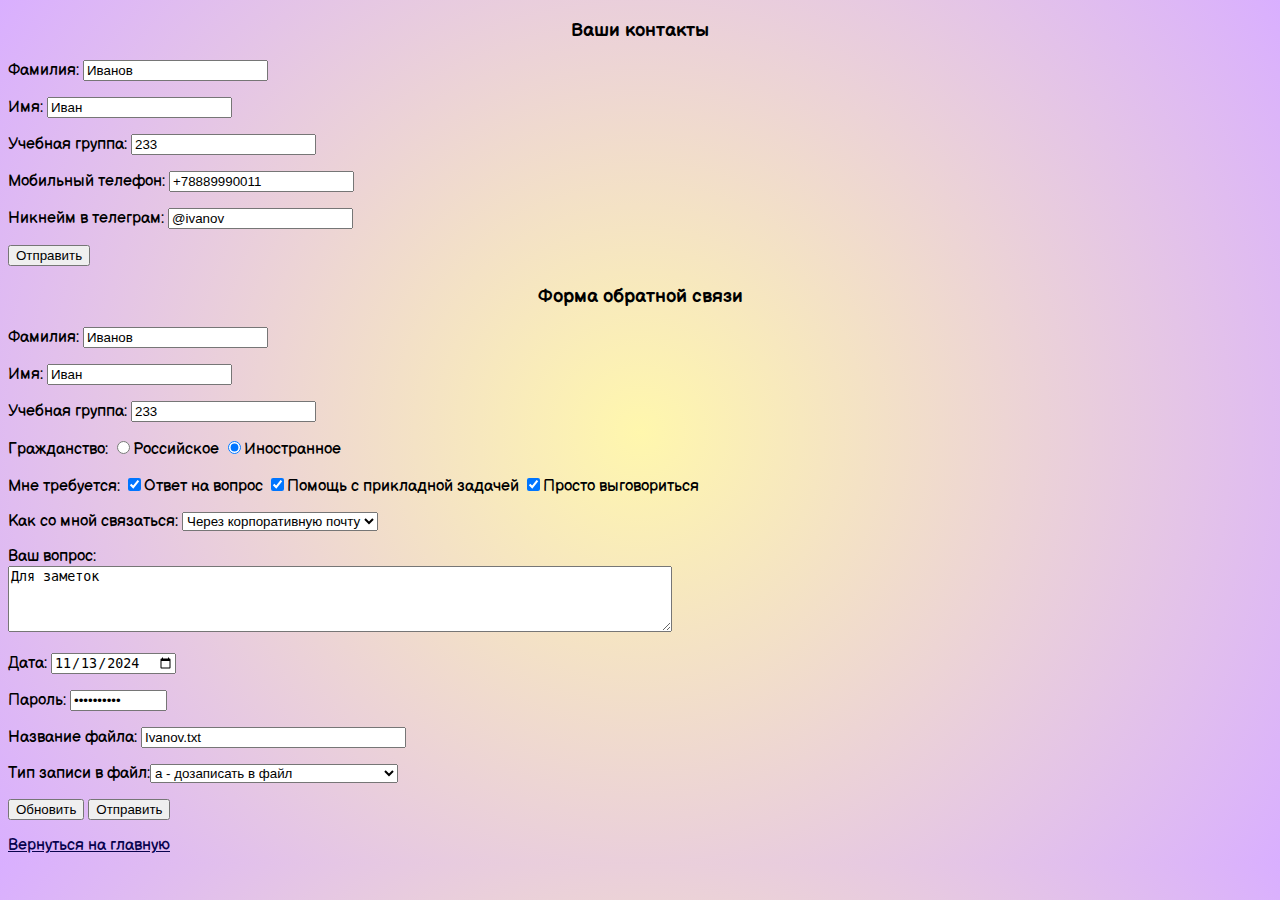
<file: new/form.html>
<!DOCTYPE html>
<html lang="en">
<head>
    <meta charset="UTF-8">
    <meta name="viewport" content="width=device-width, initial-scale=1.0">
    <link rel="stylesheet" href="../new/css/main.css">
</head>
<body>
    <h3 align="center">Ваши контакты</h3>
    <form action="https://www.bing.com/search?" id="UserEnter" name="UserEnter" target="_blank">
        <input type="hidden" name="q" value="search">
        <p>Фамилия: <input type="Text" name="last_name" size=20  value="Иванов"></p>
        <p>Имя: <input type="Text" name="last_name" size=20  value="Иван"></p>
        <p>Учебная группа: <input type="Number" name="age" size=20 value="233"></p>
        <p>Мобильный телефон: <input type="Text" id="phone" name="phone" value="+78889990011"></p>
        <p>Никнейм в телеграм: <input type="Text" id="tg" name="tg" value="@ivanov"></p>
        <input type="Submit" name="submit"  value="Отправить">
    </form>

    <h3 align="center">Форма обратной связи</h3>
    <form action="https://www.bing.com/search?" id="UserEnter" name="UserEnter" target="_blank">
        <p>Фамилия: <input type="Text" name="last_name" size=20  value="Иванов"></p>
        <p>Имя: <input type="Text" name="last_name" size=20  value="Иван"></p>
        <p>Учебная группа: <input type="Number" name="age" size=20 value="233"></p>
        <p>Гражданство:
            <input type="Radio" name="country" value="russia">Российское
            <input type="Radio" name="country" value="other" checked >Иностранное
        </p>
    
        <p>Мне требуется:
            <input type="Checkbox" name="need"  value="answer" checked>Ответ на вопрос
            <input type="Checkbox"  name="need"   value="help" checked>Помощь с прикладной задачей
            <input type="Checkbox" name="need" value="talk" checked>Просто выговориться
        </p>
    
        <p>Как со мной связаться:
            <select name="message">
                <OPTION value="Через корпоративную почту">Через корпоративную почту</OPTION>
                <OPTION value="Мобильный телефон">Мобильный телефон</OPTION>
                <OPTION value="Телеграм">Телеграм</OPTION>
            </select>
        </p>
    
        <p> Ваш вопрос:
            <br>
            <TEXTAREA cols=80 rows=4 name="textarea" >Для заметок</TEXTAREA>
        </p>
    
        <p>Дата: <input type="date" name="user_date"  value='2024-11-13'></p>
        <p>Пароль: <input type="Password" name="password" size=9  value="passworddd"></p>
        <p>Название файла: <input type="Техт" name="000_file_name" value="Ivanov.txt" size='30'></p>
    
        <p> Тип записи в файл:<select name="010_mode">
            <OPTION value="a">a - дозаписать в файл</OPTION>
            <OPTION value="w">w - очисить файл и записать в файл</OPTION>
        </select></p>
    
        <input type="hidden" name="function"  value="page">
        <input type="hidden" name="page_id"  value="3">
    
        <p>
            <input type="Reset"  name="Reset"  value="Обновить">
            <input type="Submit" name="submit"  value="Отправить">
        </p>
    
    </form>
    <a href="../new/index.html" target="_self">Вернуться на главную</a>
</body>
</file>
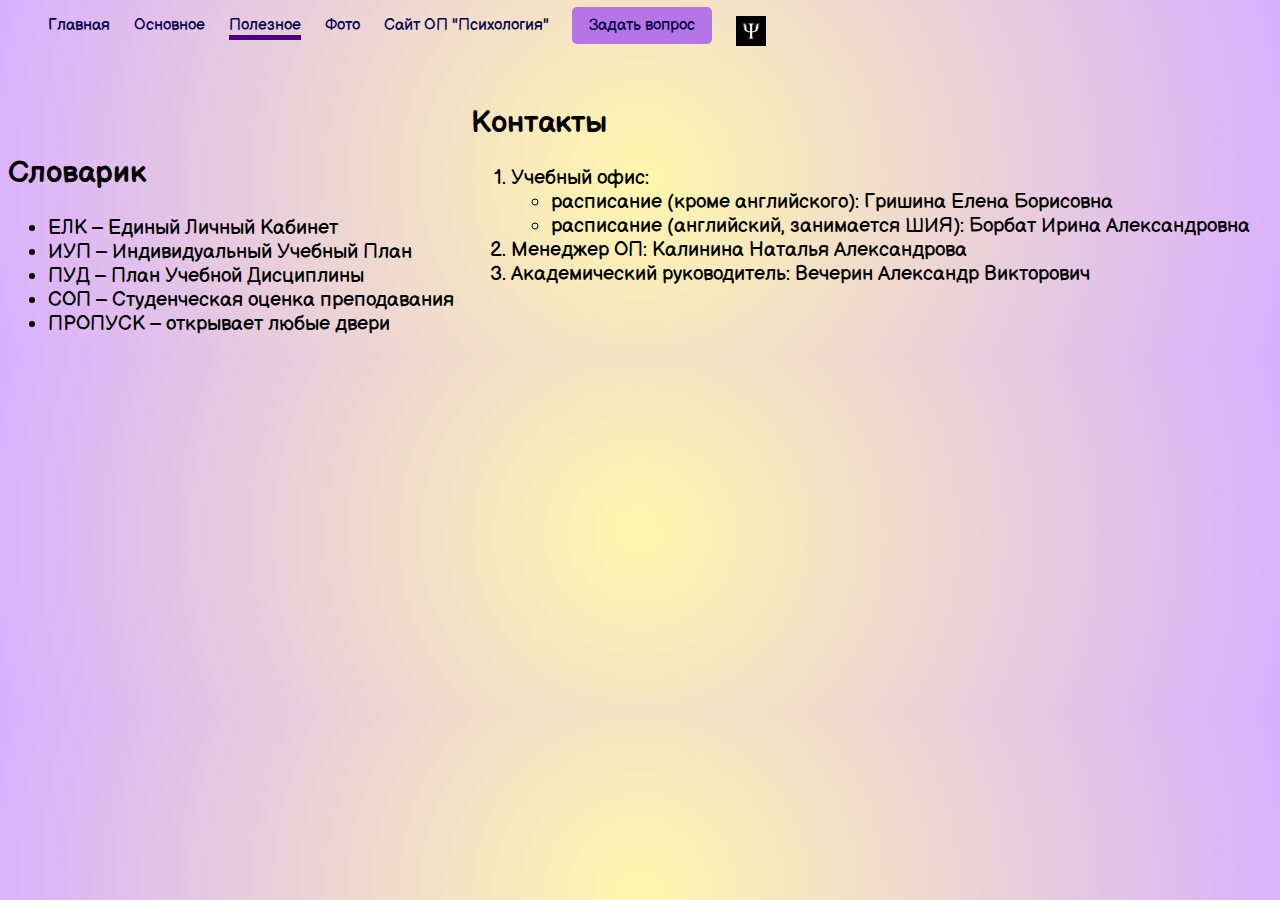
<file: new/info.html>
<!DOCTYPE html>
<html lang="en">
<head>
    <meta charset="UTF-8">
    <meta name="viewport" content="width=device-width, initial-scale=1.0">
    <link rel="stylesheet" href="../new/css/main.css">
</head>
<body>
    <header class="container"> 
        <nav>
            <ul>
                <li><a href="../new/index.html" target="_self">Главная</a></li>
                <li><a href="../new/main.html" target="_self">Основное</a>
                <li class="active"><a href="../new/info.html" target="_self">Полезное</a>
                <li><a href="../new/photo.html" target="_self">Фото</a>
                <li><a href="https://www.hse.ru/ba/psy/" target="_blank">Сайт ОП "Психология"</a>
                <li class="btn"><a href="../new/form.html" target="_self">Задать вопрос</a>
                <li class="img"><a href="../new/img/letter psy for hw.jpg" target="_self"><img height="30px" src="../new/img/letter psy for hw.jpg"></a>
            </ul>
        </nav>
    </header>
    <div class="container">
        <div class="voc">
            <h2>Словарик</h2>
            <ul>
                <li>ЕЛК – Единый Личный Кабинет </li>
                <li>ИУП – Индивидуальный Учебный План</li>
                <li>ПУД – План Учебной Дисциплины </li>
                <li>СОП – Студенческая оценка преподавания</li>
                <li>ПРОПУСК – открывает любые двери</li>
            </ul>
        </div>
    
        <div class="contacts">
            <h2>Контакты</h2>
            <ol>
                <li>Учебный офис:
                    <ul>
                        <li>расписание (кроме английского): Гришина Елена Борисовна</li>
                        <li>расписание (английский, занимается ШИЯ): Борбат Ирина Александровна</li>
                    </ul>
                </li>
                <li>Менеджер ОП: Калинина Наталья Александрова</li>
                <li>Академический руководитель: Вечерин Александр Викторович</li>
            </ol>
        </div>
    </div>
</body>
</file>
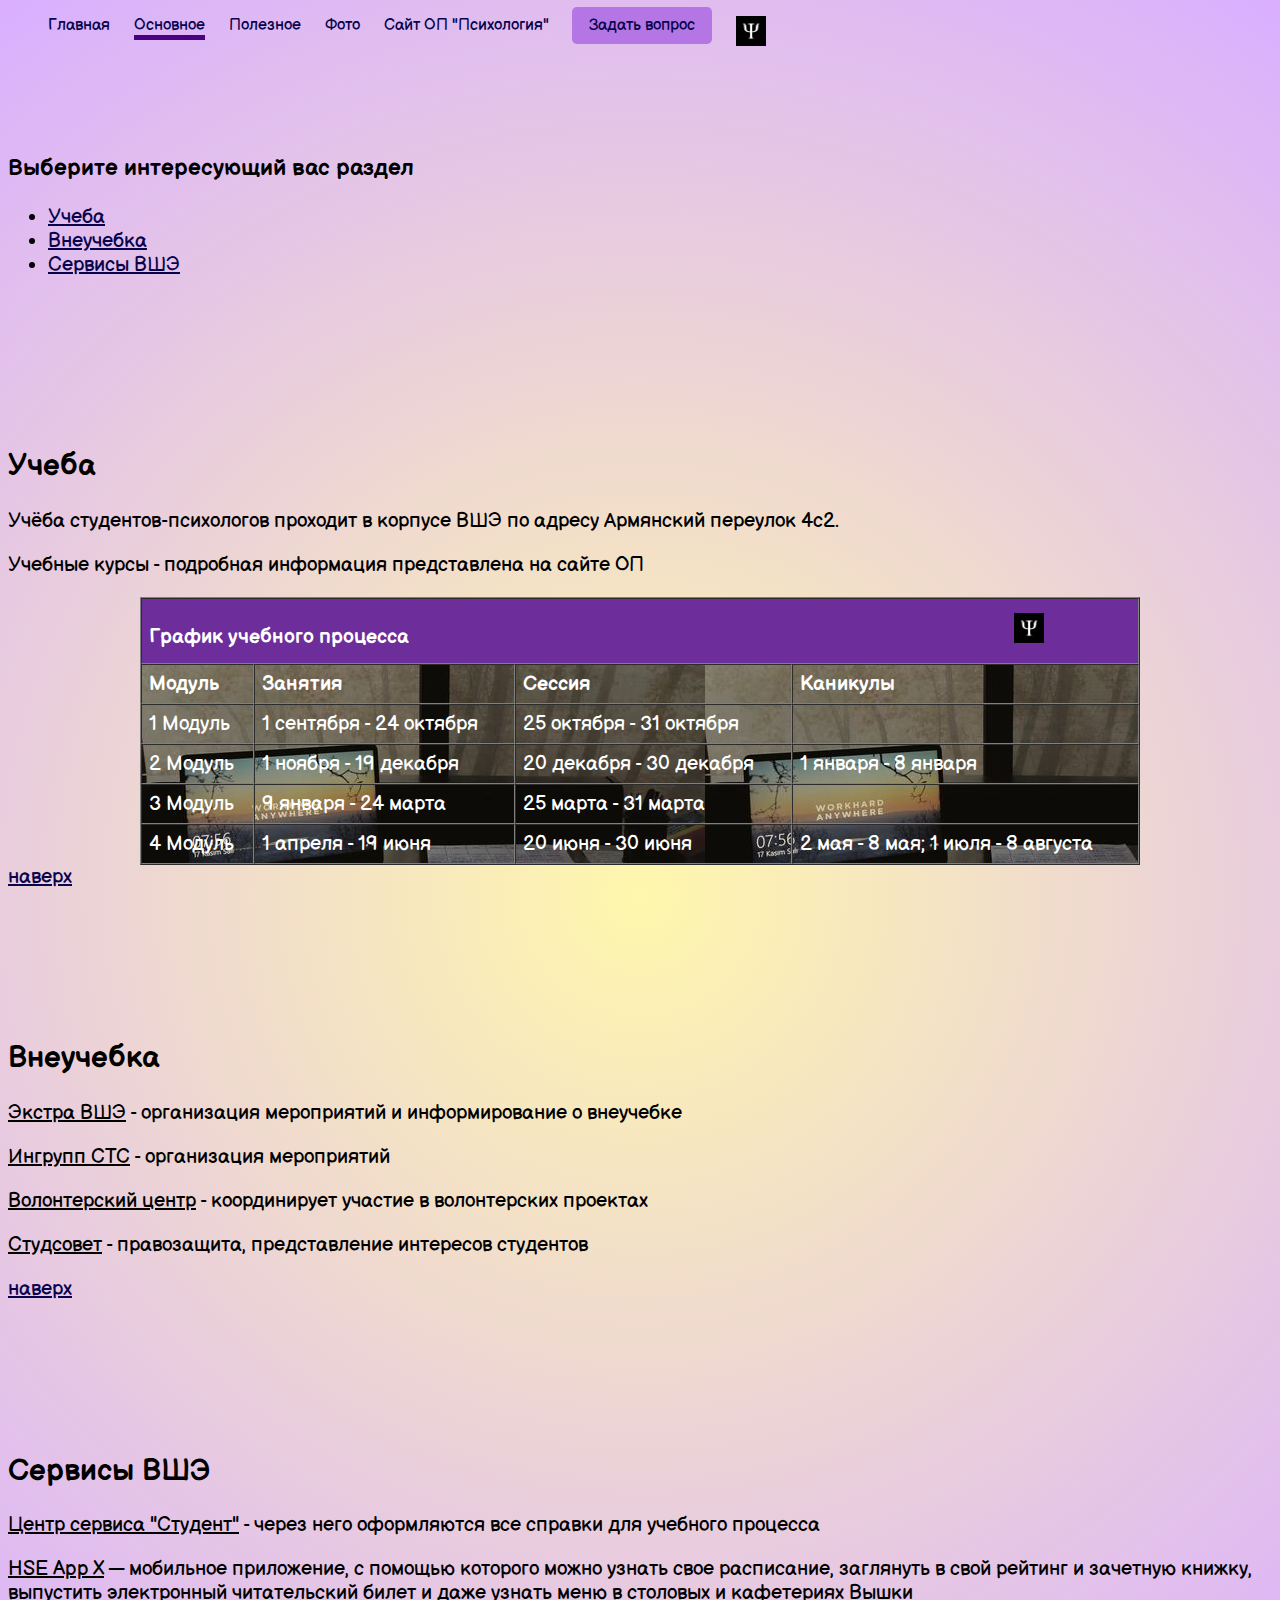
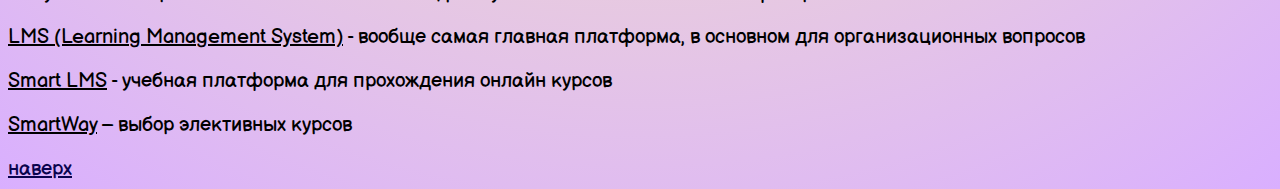
<file: new/main.html>
<!DOCTYPE html>
<html lang="en">
<head>
    <meta charset="UTF-8">
    <meta name="viewport" content="width=device-width, initial-scale=1.0">
    <link rel="stylesheet" href="../new/css/main.css">
</head>
<body>

    <header class="container"> 
        <nav>
            <ul>
                <li><a href="../new/index.html" target="_self">Главная</a></li>
                <li class="active"><a href="../new/main.html" target="_self">Основное</a>
                <li><a href="../new/info.html" target="_self">Полезное</a>
                <li><a href="../new/photo.html" target="_self">Фото</a>
                <li><a href="https://www.hse.ru/ba/psy/" target="_blank">Сайт ОП "Психология"</a>
                <li class="btn"><a href="../new/form.html" target="_self">Задать вопрос</a>
                <li class="img"><a href="../new/img/letter psy for hw.jpg" target="_self"><img height="30px" src="../new/img/letter psy for hw.jpg"></a>
            </ul>
        </nav>
    </header>
    <div class="container">
        <div class="container main">
            <h3>Выберите интересующий вас раздел</h3>
                <ul>
                    <li><a href="#head1" target="_self">Учеба</a></li>
                    <li><a href="#head2" target="_self">Внеучебка</a></li>
                    <li><a href="#head3" target="_self">Сервисы ВШЭ</a></li>
                </ul>
            <div class="study">
                <h2><a id="head1">Учеба</a></h2>
                <p>Учёба студентов-психологов проходит в корпусе ВШЭ по адресу Армянский переулок 4с2.</p>
                <p>Учебные курсы - подробная информация представлена на сайте ОП</p>
    
                <table align="center" cellspacing="0"  cellpadding="7" border="1" width="1000px"
                    background="../new/img/study.jpg" style="color: white" >
    
                    <tr>
                        <td colspan="4" bgcolor=#6d2d9b height="50px">
                            <b>График учебного процесса</b>
                            <a href="../new/photo.html#photo1" target="_self"><img src="../new/img/letter psy for hw.jpg" height="30" style="margin-left: 600px"></a>
                        </td>
                    </tr>
    
                    <tr>
                        <td>
                            <b>Модуль</b>
                        </td>
    
                        <td>
                            <b>Занятия</b>
                        </td>
    
                        <td>
                            <b>Сессия</b>
                        </td>
    
                        <td>
                            <b>Каникулы</b>
                        </td>
                    </tr>
                    <tr>
                        <td>
                            1 Модуль
                        </td>
    
                        <td>
                            1 сентября - 24 октября
                        </td>
    
                        <td>
                            25 октября - 31 октября
                        </td>
    
                        <td>
                            
                        </td>
                    </tr>
    
                    <tr>
                        <td>
                            2 Модуль 
                        </td>
    
                        <td>
                            1 ноября - 19 декабря
                        </td>
    
                        <td>
                            20 декабря - 30 декабря
                        </td>
    
                        <td>
                            1 января - 8 января
                        </td>
                    </tr>
                    
                    <tr>
                        <td>
                            3 Модуль 
                        </td>
    
                        <td>
                            9 января - 24 марта
                        </td>
    
                        <td>
                            25 марта - 31 марта
                        </td>
    
                        <td>
    
                        </td>
                    </tr>
    
                    <tr>
                        <td>
                            4 Модуль 
                        </td>
    
                        <td>
                            1 апреля - 19 июня
                        </td>
    
                        <td>
                            20 июня - 30 июня
                        </td>
    
                        <td>
                            2 мая - 8 мая; 1 июля - 8 августа
                        </td>
                    </tr>
                </table>
            </div>
            <a href="#top" target="_self">наверх</a>
            
            
            <div class="social">
                <h2><a id="head2">Внеучебка</a></h2>
                <p><a href = "https://extra.hse.ru/" target="_blank">Экстра ВШЭ</a> - организация мероприятий и информирование о внеучебке</p>
                <p><a href = "https://ingroupctc.ru/" target="_blank">Ингрупп СТС</a> - организация мероприятий</p>
                <p><a href = "https://volunteer.hse.ru/" target="_blank">Волонтерский центр</a> - координирует участие в волонтерских проектах</p>
                <p><a href = "https://social.hse.ru/studsovet/?ysclid=m3fjpvrl1t89487100" target="_blank">Студсовет</a> - правозащита, представление интересов студентов</p>
            </div>
            <a href="#top" target="_self">наверх</a>
    
            <div class="digital">
                <h2><a id="head3">Сервисы ВШЭ</a></h2>
                <p><a href = "https://studentcentre.hse.ru" target="_blank">Центр сервиса "Студент"</a>  - через него оформляются все справки для учебного процесса</p>
                <p><a href = "https://it.hse.ru/news/420722171.html?ysclid=m3fjh0mmla715082322" target="_blank">HSE App X</a> — мобильное приложение, с помощью которого можно узнать свое расписание, заглянуть в свой рейтинг и зачетную книжку, выпустить электронный читательский билет и даже узнать меню в столовых и кафетериях Вышки</p>
                <p><a href = "https://lms.hse.ru/" target="_blank">LMS (Learning Management System)</a> - вообще самая главная платформа, в основном для организационных вопросов</p>
                <p><a href = "https://edu.hse.ru/" target="_blank">Smart LMS</a> - учебная платформа для прохождения онлайн курсов</p>
                <p><a href = "https://smartway.hse.ru/" target="_blank">SmartWay</a> – выбор элективных курсов</p>
            </div>
            <a href="#top" target="_self">наверх</a>
        </div>
    </div>
</body>
</file>
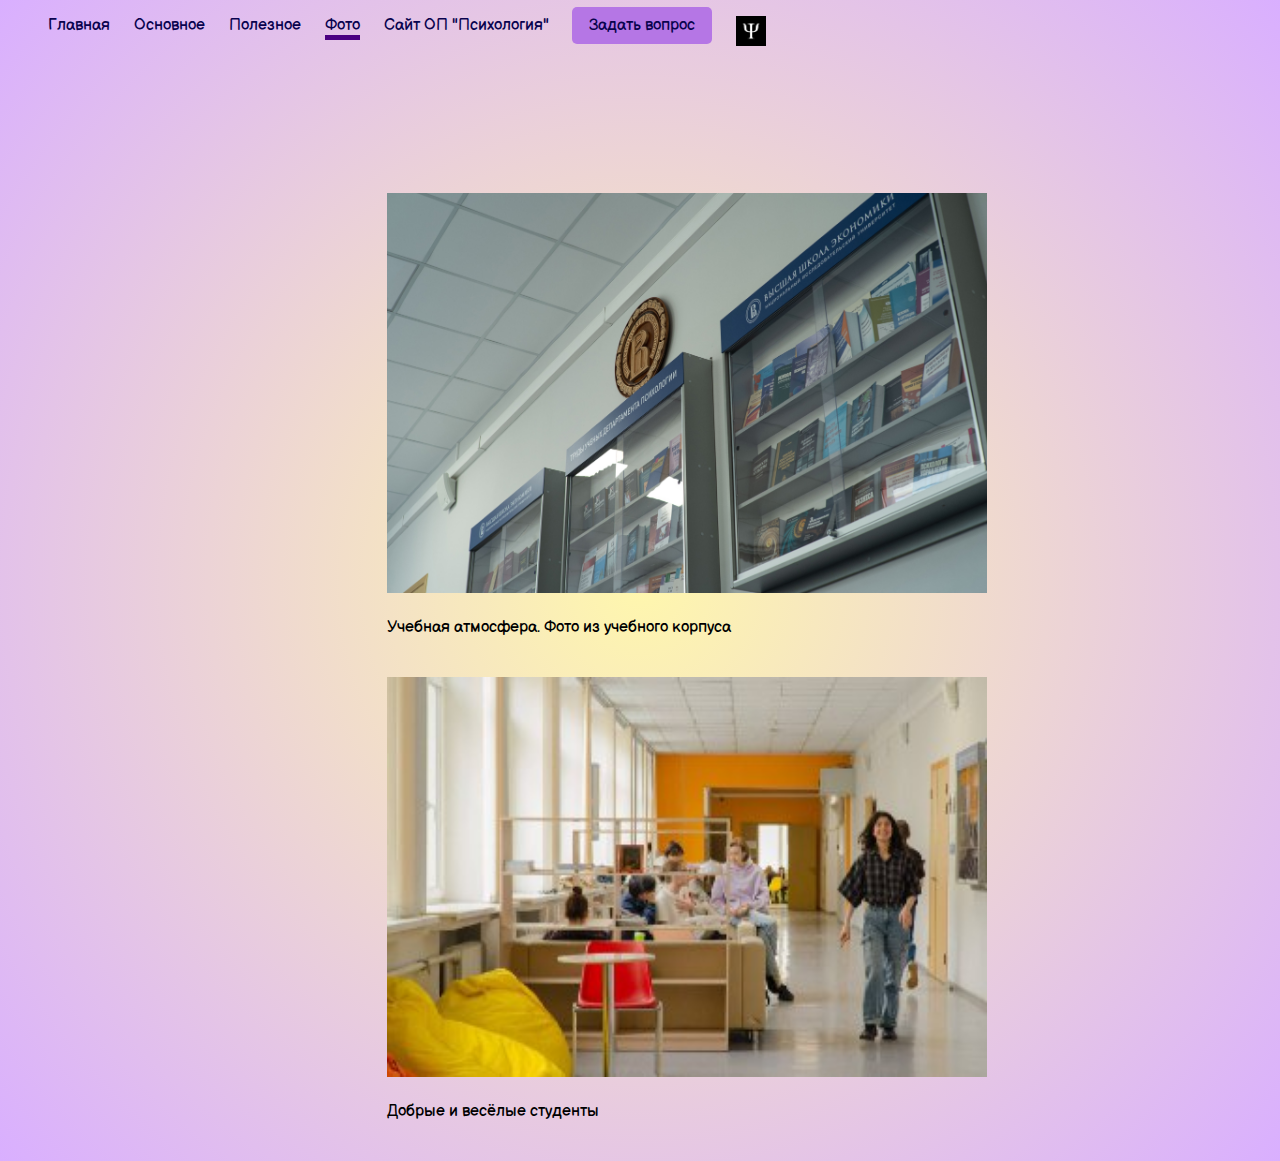
<file: new/photo.html>
<!DOCTYPE html>
<html lang="en">
<head>
    <meta charset="UTF-8">
    <meta name="viewport" content="width=device-width, initial-scale=1.0">
    <link rel="stylesheet" href="../new/css/main.css">
</head>
<body>
    <header class="container"> 
        <nav>
            <ul>
                <li><a href="../new/index.html" target="_self">Главная</a></li>
                <li><a href="../new/main.html" target="_self">Основное</a>
                <li><a href="../new/info.html" target="_self">Полезное</a>
                <li class="active"><a href="../new/photo.html" target="_self">Фото</a>
                <li><a href="https://www.hse.ru/ba/psy/" target="_blank">Сайт ОП "Психология"</a>
                <li class="btn"><a href="../new/form.html" target="_self">Задать вопрос</a>
                <li class="img"><a href="../new/img/letter psy for hw.jpg" target="_self"><img height="30px" src="../new/img/letter psy for hw.jpg"></a>
            </ul>
        </nav>
    </header>

    <div class="photo">
        <div class="block">
            <img height = "400px" width="600px" src="../new/img/psy_building1.jpg">
            <span>Учебная атмосфера. Фото из учебного корпуса</span>
        </div>
        <div class="block">
            <a id="photo1"><img height = "400px" width="600px" src="../new/img/psy_building2.jpg"></a>
            <span>Добрые и весёлые студенты</span>
        </div>
    </div>
</body>
</file>
<file: new/css/main.css>
@import url('https://fonts.googleapis.com/css2?family=Balsamiq+Sans:ital,wght@0,400;0,700;1,400;1,700&family=Bree+Serif&display=swap');

body{
    font-family: "Balsamiq Sans", sans-serif;
    font-weight: 400;
    font-style: normal;
    background: rgb(255,247,173);
background: radial-gradient(circle, rgba(255,247,173,1) 0%, rgba(217,175,255,1) 100%);
}

a{
    color: rgb(9, 3, 78);
}


header nav{
    width: 60%;
    a{
        text-decoration: none;
    }
}

header nav ul{
    list-style: none;
    display: flex;
    justify-content: space-between;
    z-index:2;
    position: relative;
}

header nav ul li {
    display: inline-block
}

header nav ul li.active::after{
    content: '';
    display: block;
    width: 100%;
    height: 15%;
    background: #4b0082;
} 

header nav ul li:not(.active):not(.btn):not(.img) a:hover{
    border-bottom: 5px solid #4b0082
}

header nav ul li.btn a {
    background: #b576e5;
    padding: 9px 17px;
    border-radius: 5px;
    transition: all 500ms ease;
}

header nav ul li.btn a:hover {
    background: #cda9e8;
}

.first {
    padding-top: 50px;
    position: relative;
    z-index: 1;
}

.first--hello {
    font-size: 20px;
    padding-top: 5%;
    position: relative;
} 

.first--info {
    position: relative;
    font-size: 17px;
    padding-top: 5%;
}

.first img {
    position: relative;
    width:40%;
    height: auto;
    left: 35%;
    top: 20%;
}


.main {
    font-size: 20px;
    padding-top: 5%;
}

.study{
    padding-top: 10%;
    a {
        color:black;
    }
}

.social{
    padding-top: 10%;
    a {
        color:black;
    }
}

.digital{
    padding-top: 10%;
    a {
        color:black;
    }
}

.voc{
    position: relative;
    padding-top: 5%;
    font-size: 20px;
}

.contacts{
    font-size: 20px;
    position: absolute;
    right: 30px;
    top: 80px;
}

.photo{
    padding-top: 10%;
    display: block;
    margin-left: 30%;
}

.photo span{
    display: block;
    margin-right: 30%;
    margin-top: 20px;
    margin-bottom: 40px;
}
</file>
